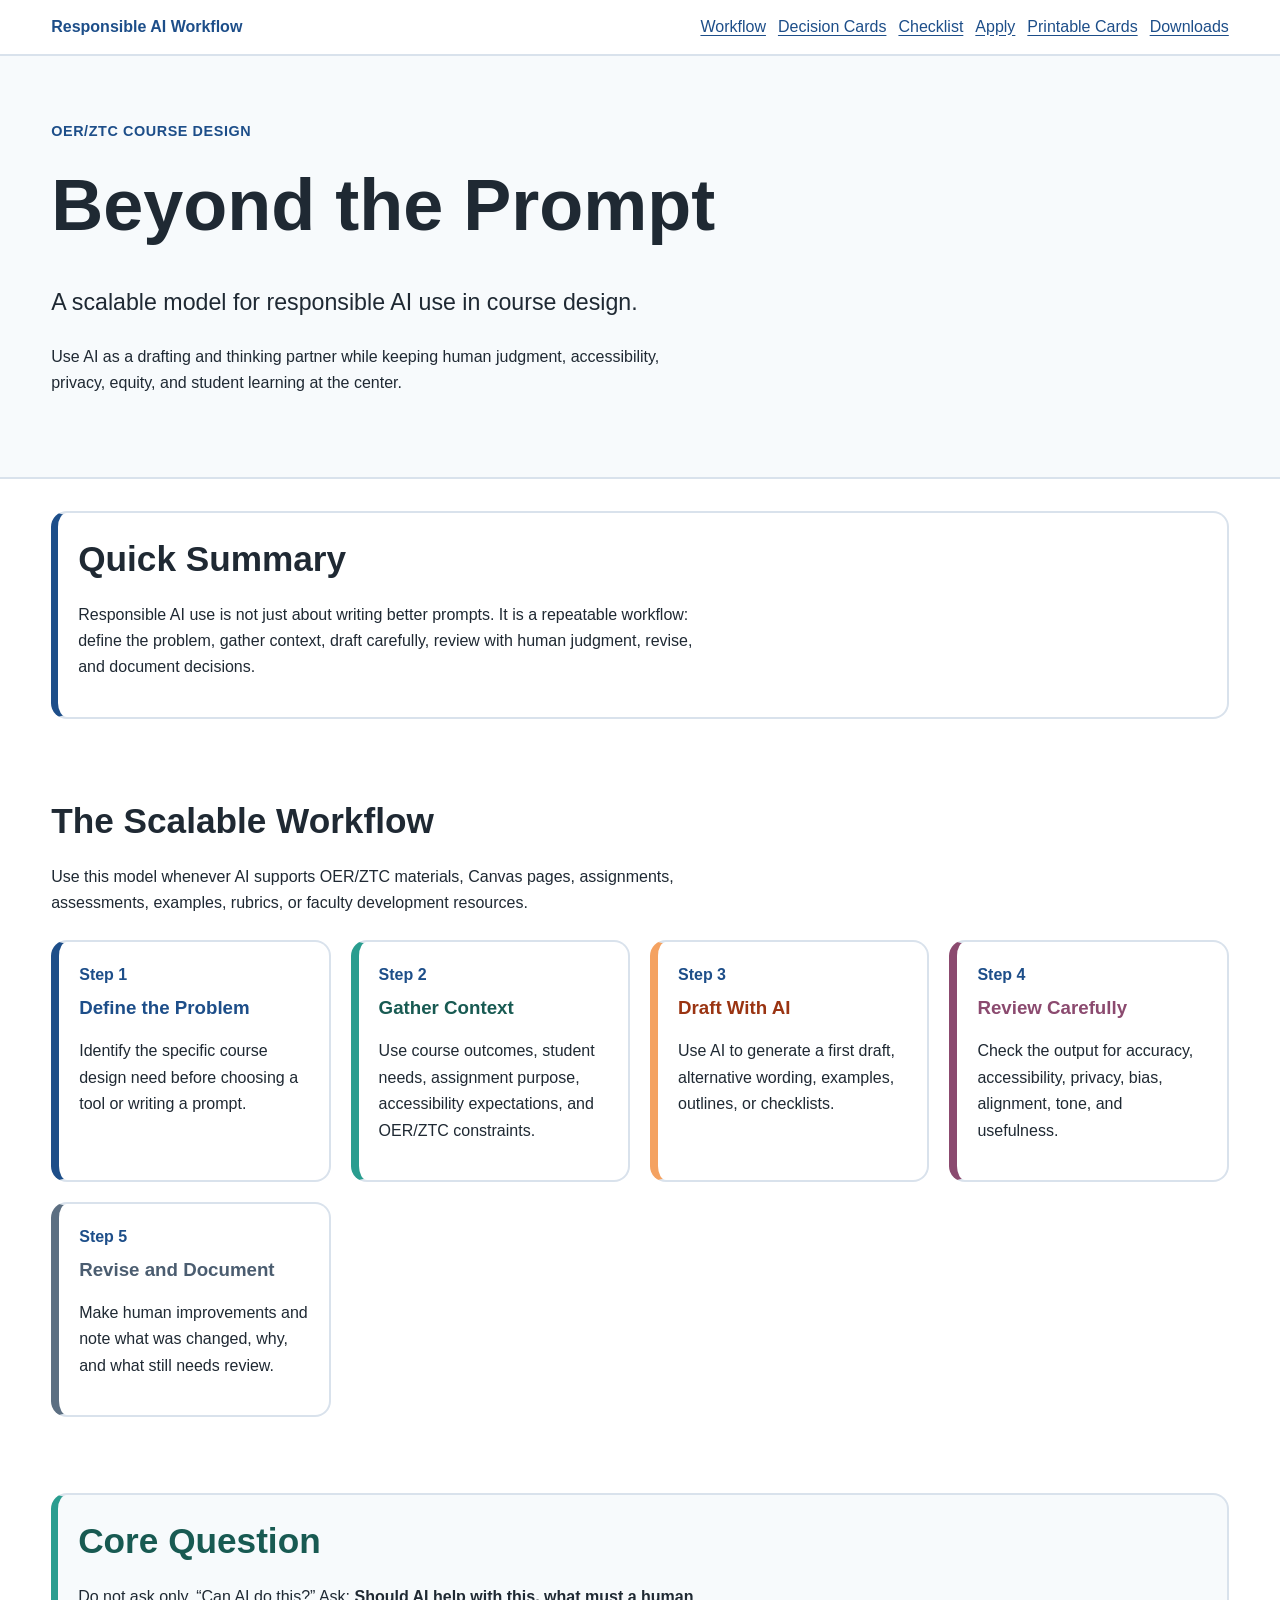
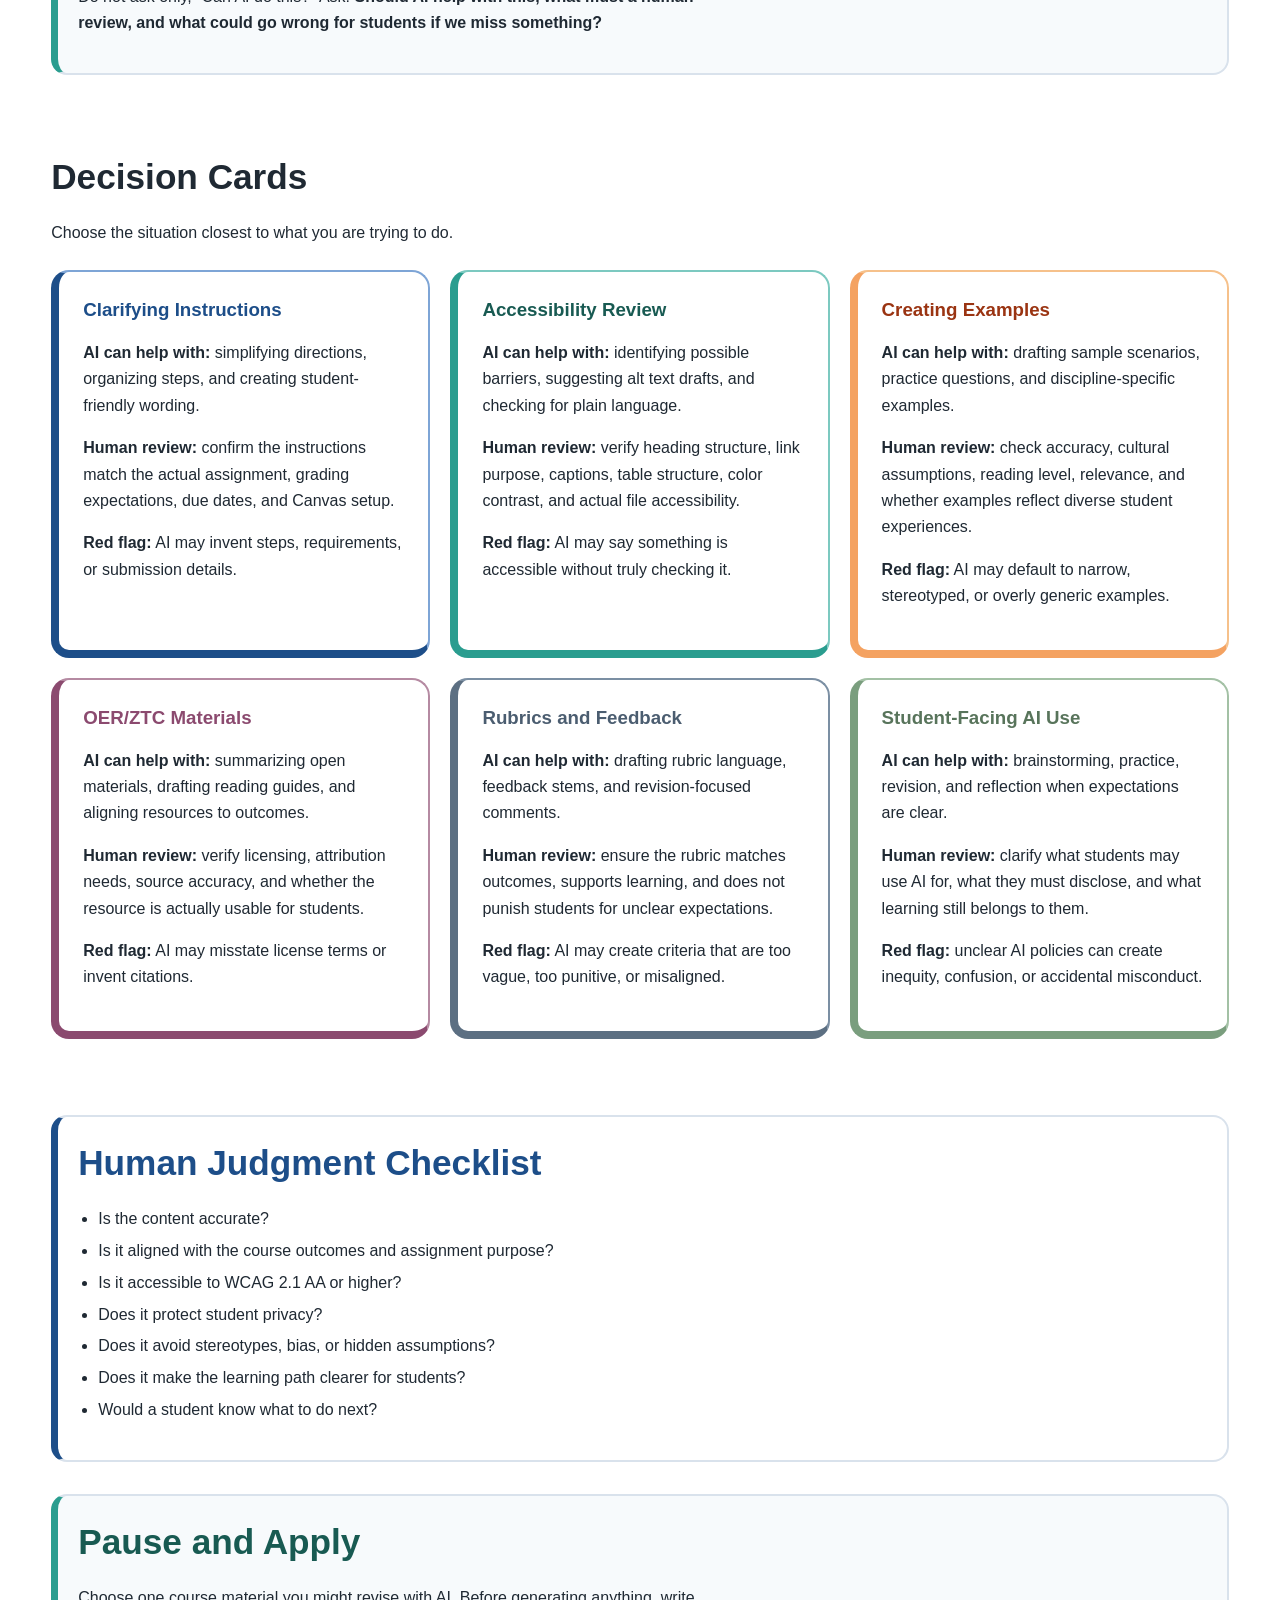
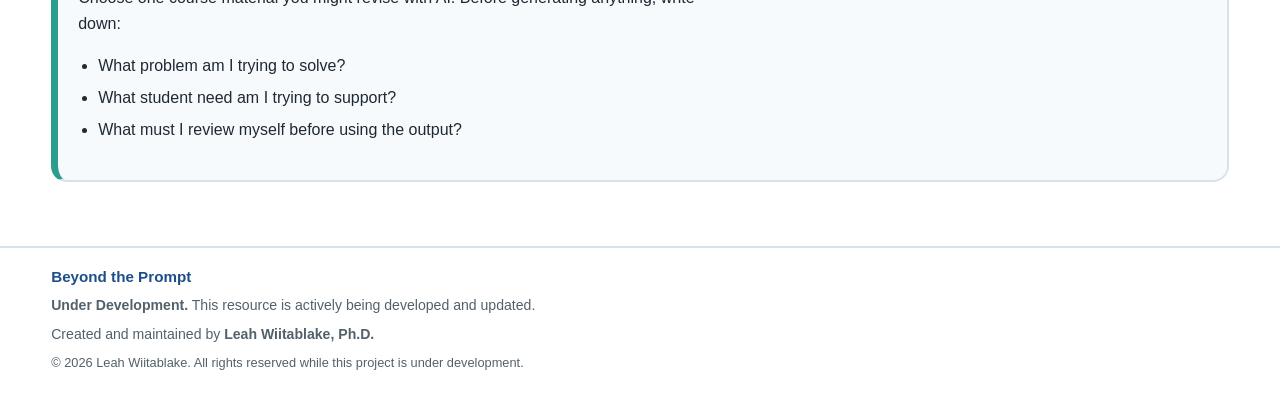
<file: index.html>
<!DOCTYPE html>
<html lang="en">
<head>
  <meta charset="UTF-8" />
  <meta name="viewport" content="width=device-width, initial-scale=1.0" />

  <title>Beyond the Prompt</title>

  <link rel="stylesheet" href="styles.css" />
</head>

<body>
  <a class="skip-link" href="#main-content">Skip to main content</a>

  <!-- Site note: This page is intentionally lightweight for GitHub Pages and low-bandwidth access. -->
  <header class="site-header">
    <div class="site-header-inner">
      <p class="site-name">Responsible AI Workflow</p>

      <nav aria-label="Main navigation">
        <a href="#workflow">Workflow</a>
        <a href="#cards">Decision Cards</a>
        <a href="#checklist">Checklist</a>
        <a href="#apply">Apply</a>
        <a href="print-cards.html">Printable Cards</a>
        <a href="downloads.html">Downloads</a>
      </nav>
    </div>
  </header>

  <main id="main-content">

    <section class="hero">
      <div class="hero-inner">
        <p class="eyebrow">OER/ZTC COURSE DESIGN</p>
        <h1>Beyond the Prompt</h1>
        <p class="hero-text">
          A scalable model for responsible AI use in course design.
        </p>
        <p>
          Use AI as a drafting and thinking partner while keeping human judgment, accessibility, privacy, equity, and student learning at the center.
        </p>
      </div>
    </section>

    <section class="page-section info-card summary-card">
      <h2>Quick Summary</h2>
      <p>
        Responsible AI use is not just about writing better prompts. It is a repeatable workflow: define the problem, gather context, draft carefully, review with human judgment, revise, and document decisions.
      </p>
    </section>

    <section id="workflow" class="page-section">
      <h2>The Scalable Workflow</h2>
      <p>
        Use this model whenever AI supports OER/ZTC materials, Canvas pages, assignments, assessments, examples, rubrics, or faculty development resources.
      </p>

      <div class="workflow-grid">
        <article class="workflow-card primary">
          <p class="step-label">Step 1</p>
          <h3>Define the Problem</h3>
          <p>Identify the specific course design need before choosing a tool or writing a prompt.</p>
        </article>

        <article class="workflow-card support">
          <p class="step-label">Step 2</p>
          <h3>Gather Context</h3>
          <p>Use course outcomes, student needs, assignment purpose, accessibility expectations, and OER/ZTC constraints.</p>
        </article>

        <article class="workflow-card warning">
          <p class="step-label">Step 3</p>
          <h3>Draft With AI</h3>
          <p>Use AI to generate a first draft, alternative wording, examples, outlines, or checklists.</p>
        </article>

        <article class="workflow-card secondary">
          <p class="step-label">Step 4</p>
          <h3>Review Carefully</h3>
          <p>Check the output for accuracy, accessibility, privacy, bias, alignment, tone, and usefulness.</p>
        </article>

        <article class="workflow-card technical">
          <p class="step-label">Step 5</p>
          <h3>Revise and Document</h3>
          <p>Make human improvements and note what was changed, why, and what still needs review.</p>
        </article>
      </div>
    </section>

    <section class="page-section info-card callout support-callout">
      <h2>Core Question</h2>
      <p>
        Do not ask only, “Can AI do this?” Ask: <strong>Should AI help with this, what must a human review, and what could go wrong for students if we miss something?</strong>
      </p>
    </section>

    <section id="cards" class="page-section">
      <h2>Decision Cards</h2>
      <p>
        Choose the situation closest to what you are trying to do.
      </p>

      <!-- Decision cards are styled differently from workflow cards because they function as reusable tools. -->
      <div class="card-grid">

        <article class="decision-card primary">
          <h3>Clarifying Instructions</h3>
          <p><strong>AI can help with:</strong> simplifying directions, organizing steps, and creating student-friendly wording.</p>
          <p><strong>Human review:</strong> confirm the instructions match the actual assignment, grading expectations, due dates, and Canvas setup.</p>
          <p><strong>Red flag:</strong> AI may invent steps, requirements, or submission details.</p>
        </article>

        <article class="decision-card support">
          <h3>Accessibility Review</h3>
          <p><strong>AI can help with:</strong> identifying possible barriers, suggesting alt text drafts, and checking for plain language.</p>
          <p><strong>Human review:</strong> verify heading structure, link purpose, captions, table structure, color contrast, and actual file accessibility.</p>
          <p><strong>Red flag:</strong> AI may say something is accessible without truly checking it.</p>
        </article>

        <article class="decision-card warning">
          <h3>Creating Examples</h3>
          <p><strong>AI can help with:</strong> drafting sample scenarios, practice questions, and discipline-specific examples.</p>
          <p><strong>Human review:</strong> check accuracy, cultural assumptions, reading level, relevance, and whether examples reflect diverse student experiences.</p>
          <p><strong>Red flag:</strong> AI may default to narrow, stereotyped, or overly generic examples.</p>
        </article>

        <article class="decision-card secondary">
          <h3>OER/ZTC Materials</h3>
          <p><strong>AI can help with:</strong> summarizing open materials, drafting reading guides, and aligning resources to outcomes.</p>
          <p><strong>Human review:</strong> verify licensing, attribution needs, source accuracy, and whether the resource is actually usable for students.</p>
          <p><strong>Red flag:</strong> AI may misstate license terms or invent citations.</p>
        </article>

        <article class="decision-card technical">
          <h3>Rubrics and Feedback</h3>
          <p><strong>AI can help with:</strong> drafting rubric language, feedback stems, and revision-focused comments.</p>
          <p><strong>Human review:</strong> ensure the rubric matches outcomes, supports learning, and does not punish students for unclear expectations.</p>
          <p><strong>Red flag:</strong> AI may create criteria that are too vague, too punitive, or misaligned.</p>
        </article>

        <article class="decision-card practice">
          <h3>Student-Facing AI Use</h3>
          <p><strong>AI can help with:</strong> brainstorming, practice, revision, and reflection when expectations are clear.</p>
          <p><strong>Human review:</strong> clarify what students may use AI for, what they must disclose, and what learning still belongs to them.</p>
          <p><strong>Red flag:</strong> unclear AI policies can create inequity, confusion, or accidental misconduct.</p>
        </article>

      </div>
    </section>

    <section id="checklist" class="page-section info-card callout primary-callout">
      <h2>Human Judgment Checklist</h2>
      <ul>
        <li>Is the content accurate?</li>
        <li>Is it aligned with the course outcomes and assignment purpose?</li>
        <li>Is it accessible to WCAG 2.1 AA or higher?</li>
        <li>Does it protect student privacy?</li>
        <li>Does it avoid stereotypes, bias, or hidden assumptions?</li>
        <li>Does it make the learning path clearer for students?</li>
        <li>Would a student know what to do next?</li>
      </ul>
    </section>

    <section id="apply" class="page-section info-card reflection">
      <h2>Pause and Apply</h2>
      <p>
        Choose one course material you might revise with AI. Before generating anything, write down:
      </p>
      <ul>
        <li>What problem am I trying to solve?</li>
        <li>What student need am I trying to support?</li>
        <li>What must I review myself before using the output?</li>
      </ul>
    </section>

  </main>

  <footer class="site-footer">

    <div class="footer-divider"></div>

    <div class="footer-inner">

        <p class="footer-title">Beyond the Prompt</p>

        <p>
            <strong>Under Development.</strong> This resource is actively being developed and updated.
        </p>

        <p>
            Created and maintained by <strong>Leah Wiitablake, Ph.D.</strong>
        </p>

        <p class="footer-small">
            © 2026 Leah Wiitablake. All rights reserved while this project is under development.
        </p>

    </div>

</footer>
</body>
</html>
</file>
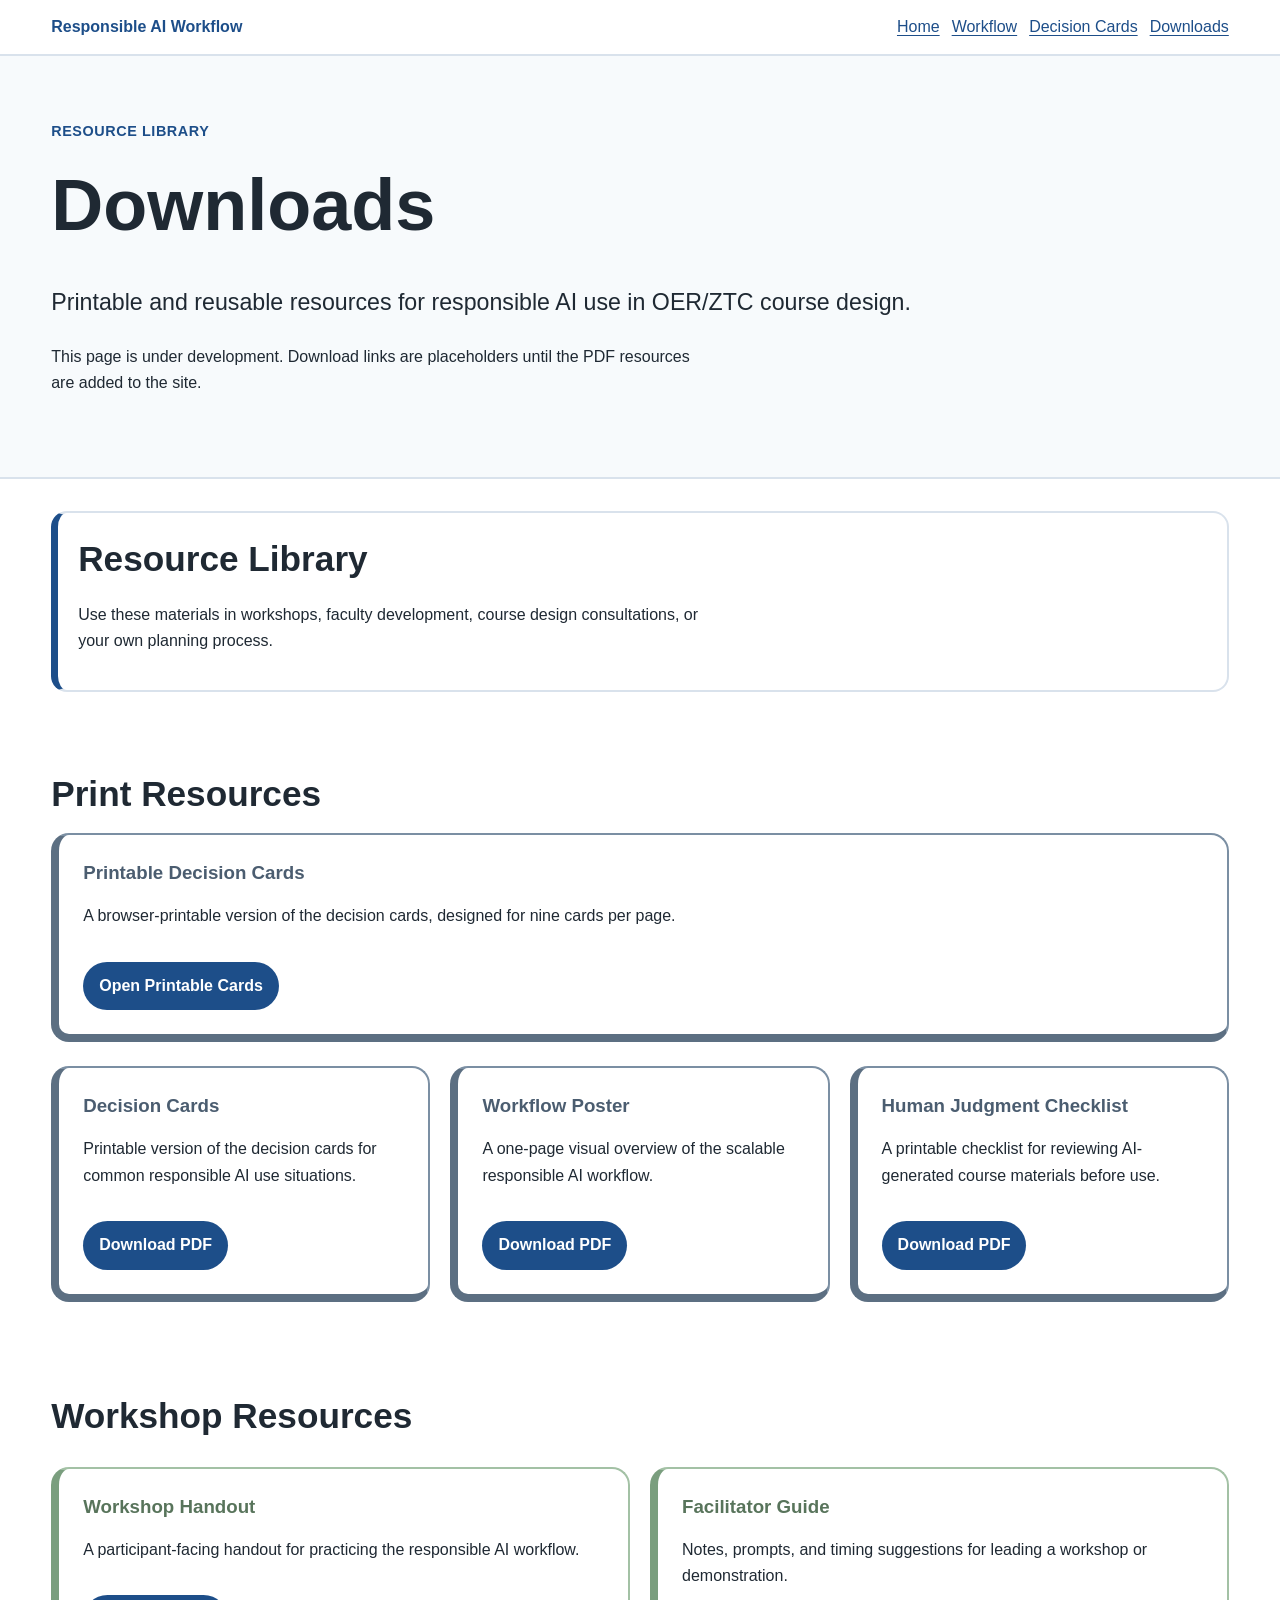
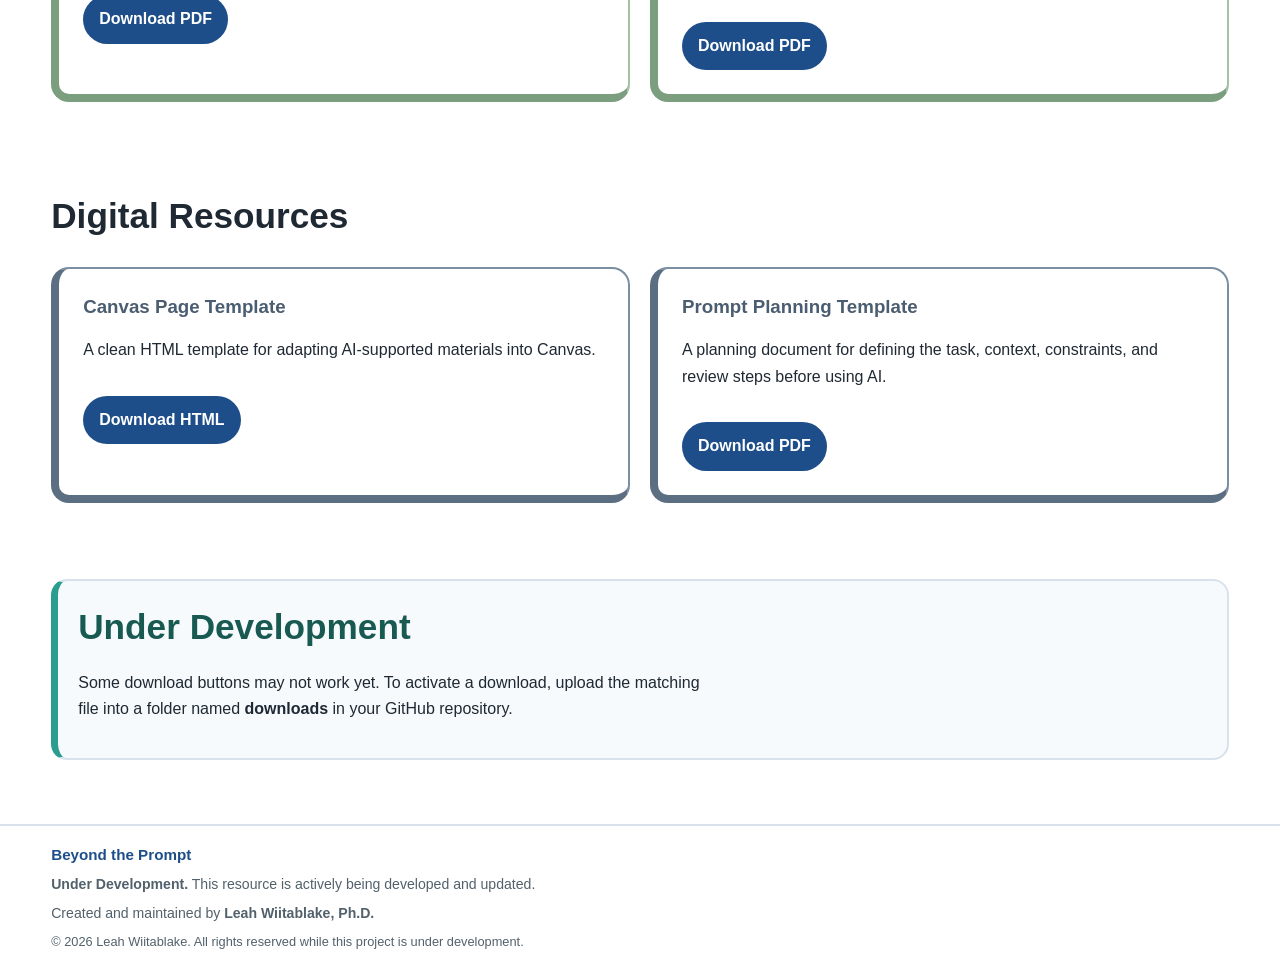
<file: downloads.html>
<!DOCTYPE html>
<html lang="en">
<head>
  <meta charset="UTF-8" />
  <meta name="viewport" content="width=device-width, initial-scale=1.0" />

  <title>Downloads | Beyond the Prompt</title>

  <link rel="stylesheet" href="styles.css" />
</head>

<body>
  <a class="skip-link" href="#main-content">Skip to main content</a>

  <header class="site-header">
    <div class="site-header-inner">
      <p class="site-name">Responsible AI Workflow</p>

      <nav aria-label="Main navigation">
        <a href="index.html">Home</a>
        <a href="index.html#workflow">Workflow</a>
        <a href="index.html#cards">Decision Cards</a>
        <a href="downloads.html">Downloads</a>
      </nav>
    </div>
  </header>

  <main id="main-content">

    <section class="hero">
      <div class="hero-inner">
        <p class="eyebrow">RESOURCE LIBRARY</p>
        <h1>Downloads</h1>
        <p class="hero-text">
          Printable and reusable resources for responsible AI use in OER/ZTC course design.
        </p>
        <p>
          This page is under development. Download links are placeholders until the PDF resources are added to the site.
        </p>
      </div>
    </section>

    <section class="page-section info-card">
      <h2>Resource Library</h2>
      <p>
        Use these materials in workshops, faculty development, course design consultations, or your own planning process.
      </p>
    </section>

    <section class="page-section">
      <h2>Print Resources</h2>

      <article class="download-card">
  <h3>Printable Decision Cards</h3>
  <p>
    A browser-printable version of the decision cards, designed for nine cards per page.
  </p>
  <a class="download-button" href="print-cards.html">
    Open Printable Cards
  </a>
</article>
      
      <div class="download-grid">

        <article class="download-card">
          <h3>Decision Cards</h3>
          <p>
            Printable version of the decision cards for common responsible AI use situations.
          </p>
          <a class="download-button" href="downloads/decision-cards.pdf" download>
            Download PDF
          </a>
        </article>

        <article class="download-card">
          <h3>Workflow Poster</h3>
          <p>
            A one-page visual overview of the scalable responsible AI workflow.
          </p>
          <a class="download-button" href="downloads/workflow-poster.pdf" download>
            Download PDF
          </a>
        </article>

        <article class="download-card">
          <h3>Human Judgment Checklist</h3>
          <p>
            A printable checklist for reviewing AI-generated course materials before use.
          </p>
          <a class="download-button" href="downloads/human-judgment-checklist.pdf" download>
            Download PDF
          </a>
        </article>

      </div>
    </section>

    <section class="page-section">
      <h2>Workshop Resources</h2>

      <div class="download-grid">

        <article class="download-card practice">
          <h3>Workshop Handout</h3>
          <p>
            A participant-facing handout for practicing the responsible AI workflow.
          </p>
          <a class="download-button" href="downloads/workshop-handout.pdf" download>
            Download PDF
          </a>
        </article>

        <article class="download-card practice">
          <h3>Facilitator Guide</h3>
          <p>
            Notes, prompts, and timing suggestions for leading a workshop or demonstration.
          </p>
          <a class="download-button" href="downloads/facilitator-guide.pdf" download>
            Download PDF
          </a>
        </article>

      </div>
    </section>

    <section class="page-section">
      <h2>Digital Resources</h2>

      <div class="download-grid">

        <article class="download-card technical">
          <h3>Canvas Page Template</h3>
          <p>
            A clean HTML template for adapting AI-supported materials into Canvas.
          </p>
          <a class="download-button" href="downloads/canvas-page-template.html" download>
            Download HTML
          </a>
        </article>

        <article class="download-card technical">
          <h3>Prompt Planning Template</h3>
          <p>
            A planning document for defining the task, context, constraints, and review steps before using AI.
          </p>
          <a class="download-button" href="downloads/prompt-planning-template.pdf" download>
            Download PDF
          </a>
        </article>

      </div>
    </section>

    <section class="page-section info-card reflection">
      <h2>Under Development</h2>
      <p>
        Some download buttons may not work yet. To activate a download, upload the matching file into a folder named <strong>downloads</strong> in your GitHub repository.
      </p>
    </section>

  </main>

  <footer class="site-footer">
    <div class="footer-divider"></div>

    <div class="footer-inner">
      <p class="footer-title">Beyond the Prompt</p>

      <p>
        <strong>Under Development.</strong> This resource is actively being developed and updated.
      </p>

      <p>
        Created and maintained by <strong>Leah Wiitablake, Ph.D.</strong>
      </p>

      <p class="footer-small">
        © 2026 Leah Wiitablake. All rights reserved while this project is under development.
      </p>
    </div>
  </footer>
</body>
</html>
</file>
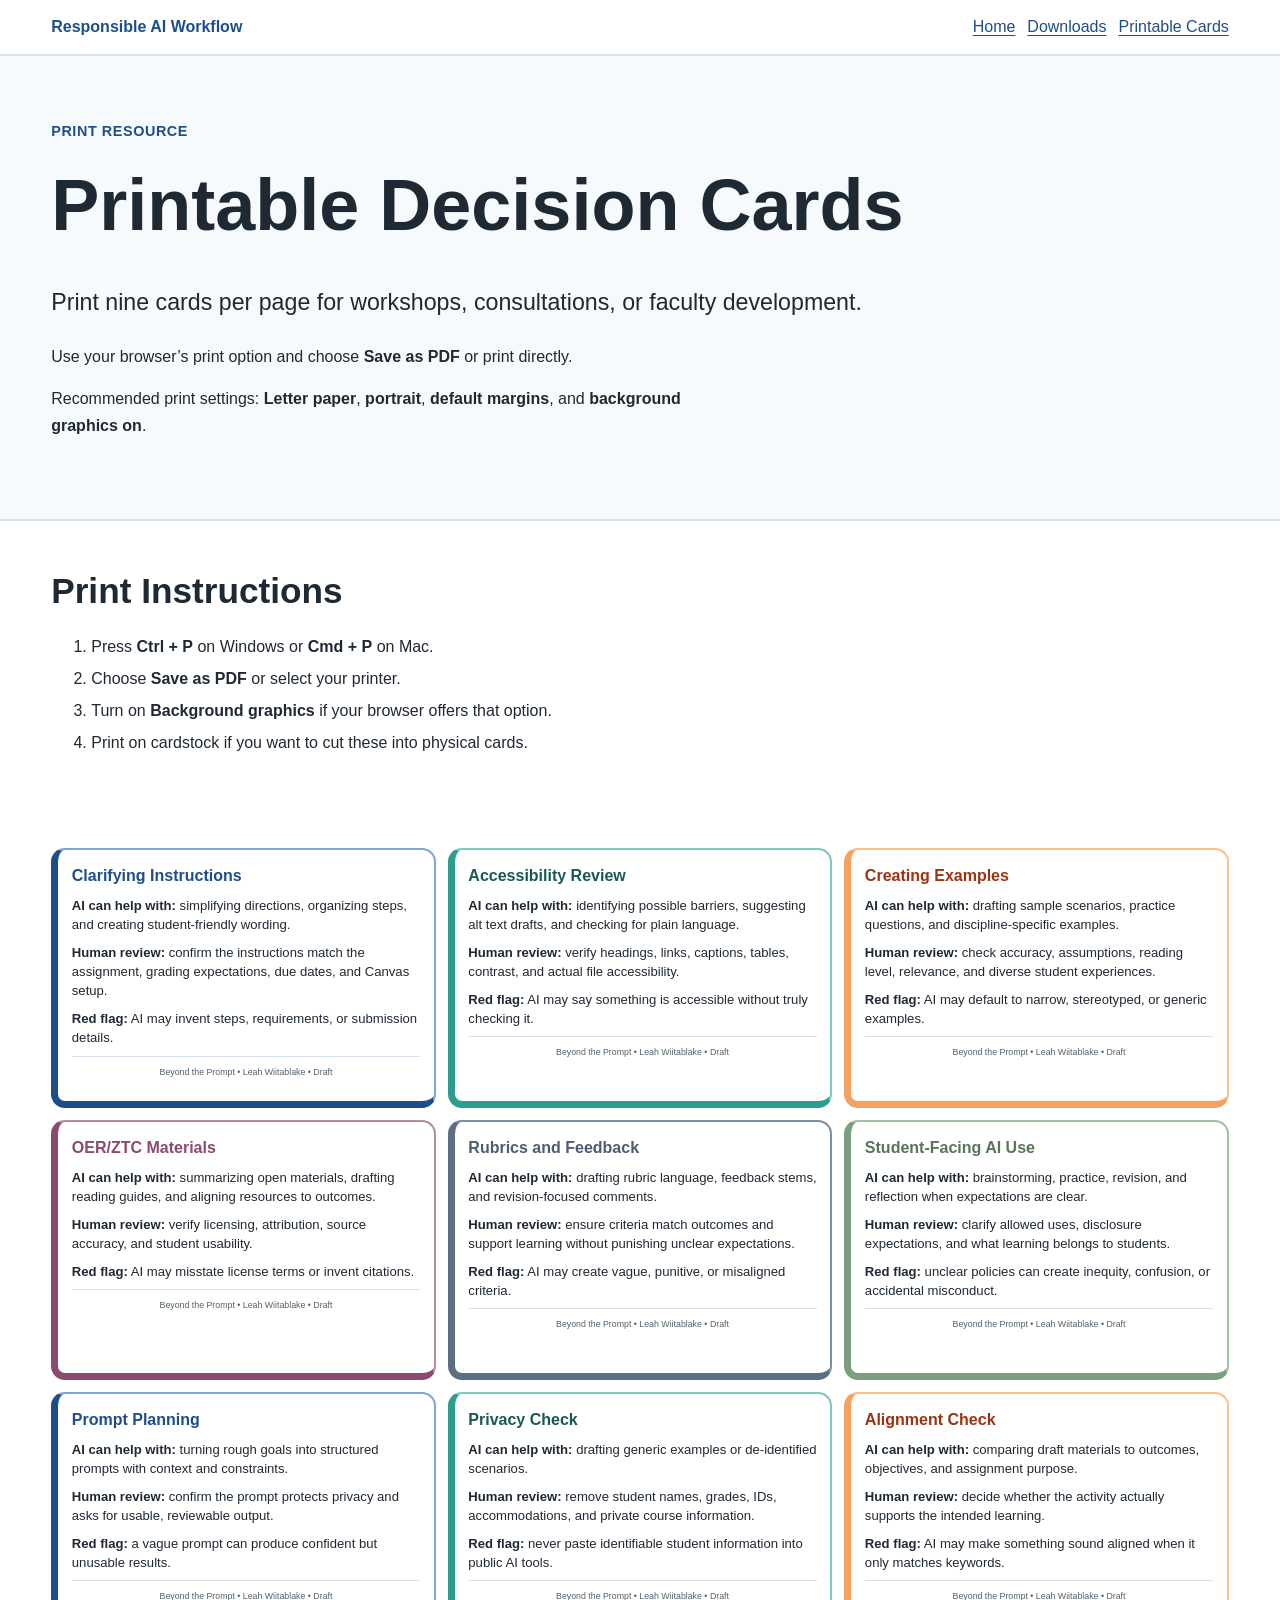
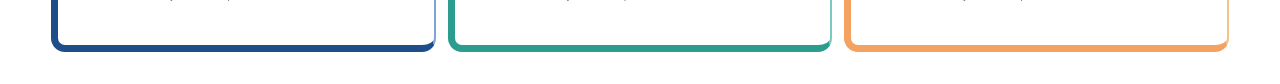
<file: print-cards.html>
<!DOCTYPE html>
<html lang="en">
<head>
  <meta charset="UTF-8" />
  <meta name="viewport" content="width=device-width, initial-scale=1.0" />

  <title>Printable Decision Cards | Beyond the Prompt</title>

  <link rel="stylesheet" href="styles.css" />
</head>

<body class="print-card-page">
  <a class="skip-link" href="#main-content">Skip to main content</a>

  <header class="site-header no-print">
    <div class="site-header-inner">
      <p class="site-name">Responsible AI Workflow</p>

      <nav aria-label="Main navigation">
        <a href="index.html">Home</a>
        <a href="downloads.html">Downloads</a>
        <a href="print-cards.html">Printable Cards</a>
      </nav>
    </div>
  </header>

  <main id="main-content">

    <section class="hero no-print">
      <div class="hero-inner">
        <p class="eyebrow">PRINT RESOURCE</p>
        <h1>Printable Decision Cards</h1>
        <p class="hero-text">
          Print nine cards per page for workshops, consultations, or faculty development.
        </p>
        <p>
          Use your browser’s print option and choose <strong>Save as PDF</strong> or print directly.
        </p>
        <p>
          Recommended print settings: <strong>Letter paper</strong>, <strong>portrait</strong>, <strong>default margins</strong>, and <strong>background graphics on</strong>.
        </p>
      </div>
    </section>

    <section class="page-section no-print">
      <h2>Print Instructions</h2>
      <ol>
        <li>Press <strong>Ctrl + P</strong> on Windows or <strong>Cmd + P</strong> on Mac.</li>
        <li>Choose <strong>Save as PDF</strong> or select your printer.</li>
        <li>Turn on <strong>Background graphics</strong> if your browser offers that option.</li>
        <li>Print on cardstock if you want to cut these into physical cards.</li>
      </ol>
    </section>

    <section class="print-sheet" aria-label="Printable decision cards">

      <article class="print-card primary">
        <h2>Clarifying Instructions</h2>
        <p><strong>AI can help with:</strong> simplifying directions, organizing steps, and creating student-friendly wording.</p>
        <p><strong>Human review:</strong> confirm the instructions match the assignment, grading expectations, due dates, and Canvas setup.</p>
        <p><strong>Red flag:</strong> AI may invent steps, requirements, or submission details.</p>
        <div class="card-footer">
  Beyond the Prompt • Leah Wiitablake • Draft
</div>
      </article>

      <article class="print-card support">
        <h2>Accessibility Review</h2>
        <p><strong>AI can help with:</strong> identifying possible barriers, suggesting alt text drafts, and checking for plain language.</p>
        <p><strong>Human review:</strong> verify headings, links, captions, tables, contrast, and actual file accessibility.</p>
        <p><strong>Red flag:</strong> AI may say something is accessible without truly checking it.</p>
        <div class="card-footer">
  Beyond the Prompt • Leah Wiitablake • Draft
</div>
      </article>

      <article class="print-card warning">
        <h2>Creating Examples</h2>
        <p><strong>AI can help with:</strong> drafting sample scenarios, practice questions, and discipline-specific examples.</p>
        <p><strong>Human review:</strong> check accuracy, assumptions, reading level, relevance, and diverse student experiences.</p>
        <p><strong>Red flag:</strong> AI may default to narrow, stereotyped, or generic examples.</p>
        <div class="card-footer">
  Beyond the Prompt • Leah Wiitablake • Draft
</div>
      </article>

      <article class="print-card secondary">
        <h2>OER/ZTC Materials</h2>
        <p><strong>AI can help with:</strong> summarizing open materials, drafting reading guides, and aligning resources to outcomes.</p>
        <p><strong>Human review:</strong> verify licensing, attribution, source accuracy, and student usability.</p>
        <p><strong>Red flag:</strong> AI may misstate license terms or invent citations.</p>
        <div class="card-footer">
  Beyond the Prompt • Leah Wiitablake • Draft
</div>
      </article>

      <article class="print-card technical">
        <h2>Rubrics and Feedback</h2>
        <p><strong>AI can help with:</strong> drafting rubric language, feedback stems, and revision-focused comments.</p>
        <p><strong>Human review:</strong> ensure criteria match outcomes and support learning without punishing unclear expectations.</p>
        <p><strong>Red flag:</strong> AI may create vague, punitive, or misaligned criteria.</p>
        <div class="card-footer">
  Beyond the Prompt • Leah Wiitablake • Draft
</div>
      </article>

      <article class="print-card practice">
        <h2>Student-Facing AI Use</h2>
        <p><strong>AI can help with:</strong> brainstorming, practice, revision, and reflection when expectations are clear.</p>
        <p><strong>Human review:</strong> clarify allowed uses, disclosure expectations, and what learning belongs to students.</p>
        <p><strong>Red flag:</strong> unclear policies can create inequity, confusion, or accidental misconduct.</p>
        <div class="card-footer">
  Beyond the Prompt • Leah Wiitablake • Draft
</div>
      </article>

      <article class="print-card primary">
        <h2>Prompt Planning</h2>
        <p><strong>AI can help with:</strong> turning rough goals into structured prompts with context and constraints.</p>
        <p><strong>Human review:</strong> confirm the prompt protects privacy and asks for usable, reviewable output.</p>
        <p><strong>Red flag:</strong> a vague prompt can produce confident but unusable results.</p>
        <div class="card-footer">
  Beyond the Prompt • Leah Wiitablake • Draft
</div>
      </article>

      <article class="print-card support">
        <h2>Privacy Check</h2>
        <p><strong>AI can help with:</strong> drafting generic examples or de-identified scenarios.</p>
        <p><strong>Human review:</strong> remove student names, grades, IDs, accommodations, and private course information.</p>
        <p><strong>Red flag:</strong> never paste identifiable student information into public AI tools.</p>
        <div class="card-footer">
  Beyond the Prompt • Leah Wiitablake • Draft
</div>
      </article>

      <article class="print-card warning">
        <h2>Alignment Check</h2>
        <p><strong>AI can help with:</strong> comparing draft materials to outcomes, objectives, and assignment purpose.</p>
        <p><strong>Human review:</strong> decide whether the activity actually supports the intended learning.</p>
        <p><strong>Red flag:</strong> AI may make something sound aligned when it only matches keywords.</p>
        <div class="card-footer">
  Beyond the Prompt • Leah Wiitablake • Draft
</div>
      </article>

    </section>

  </main>
</body>
</html>
</file>
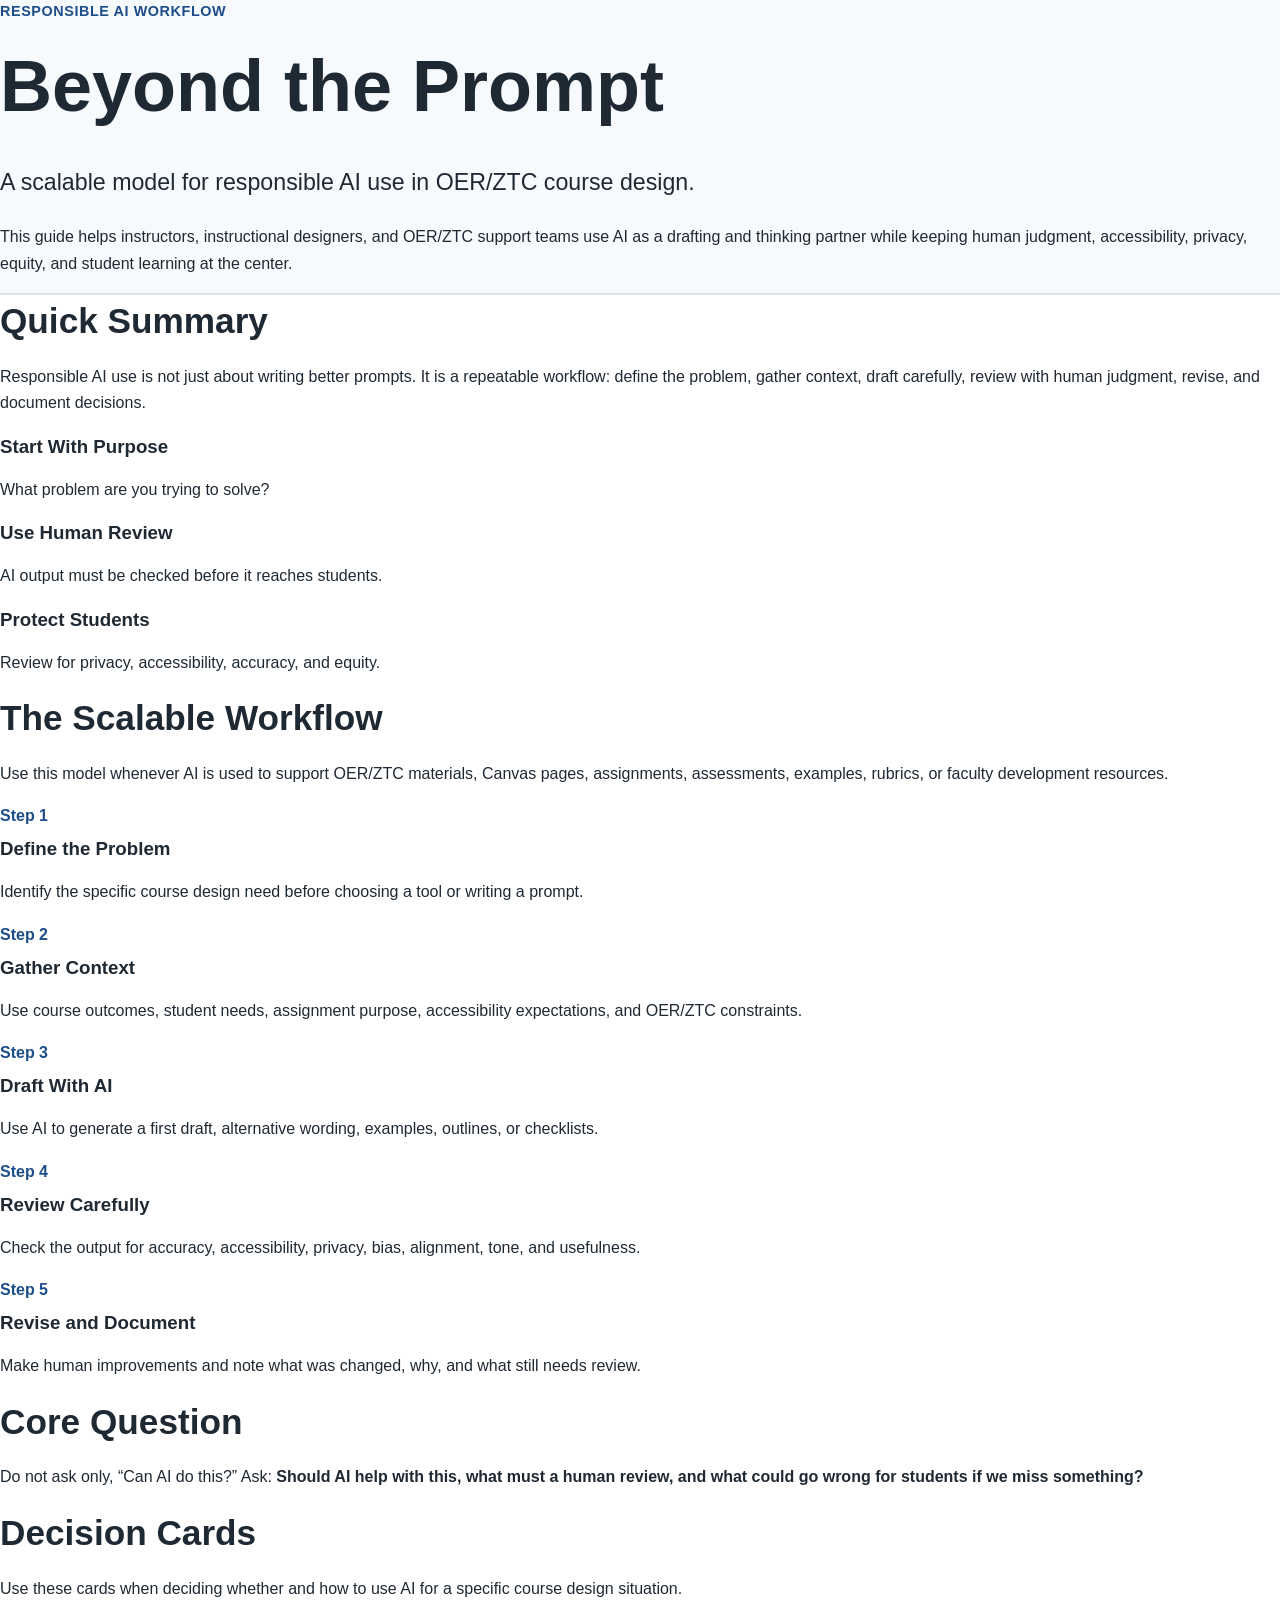
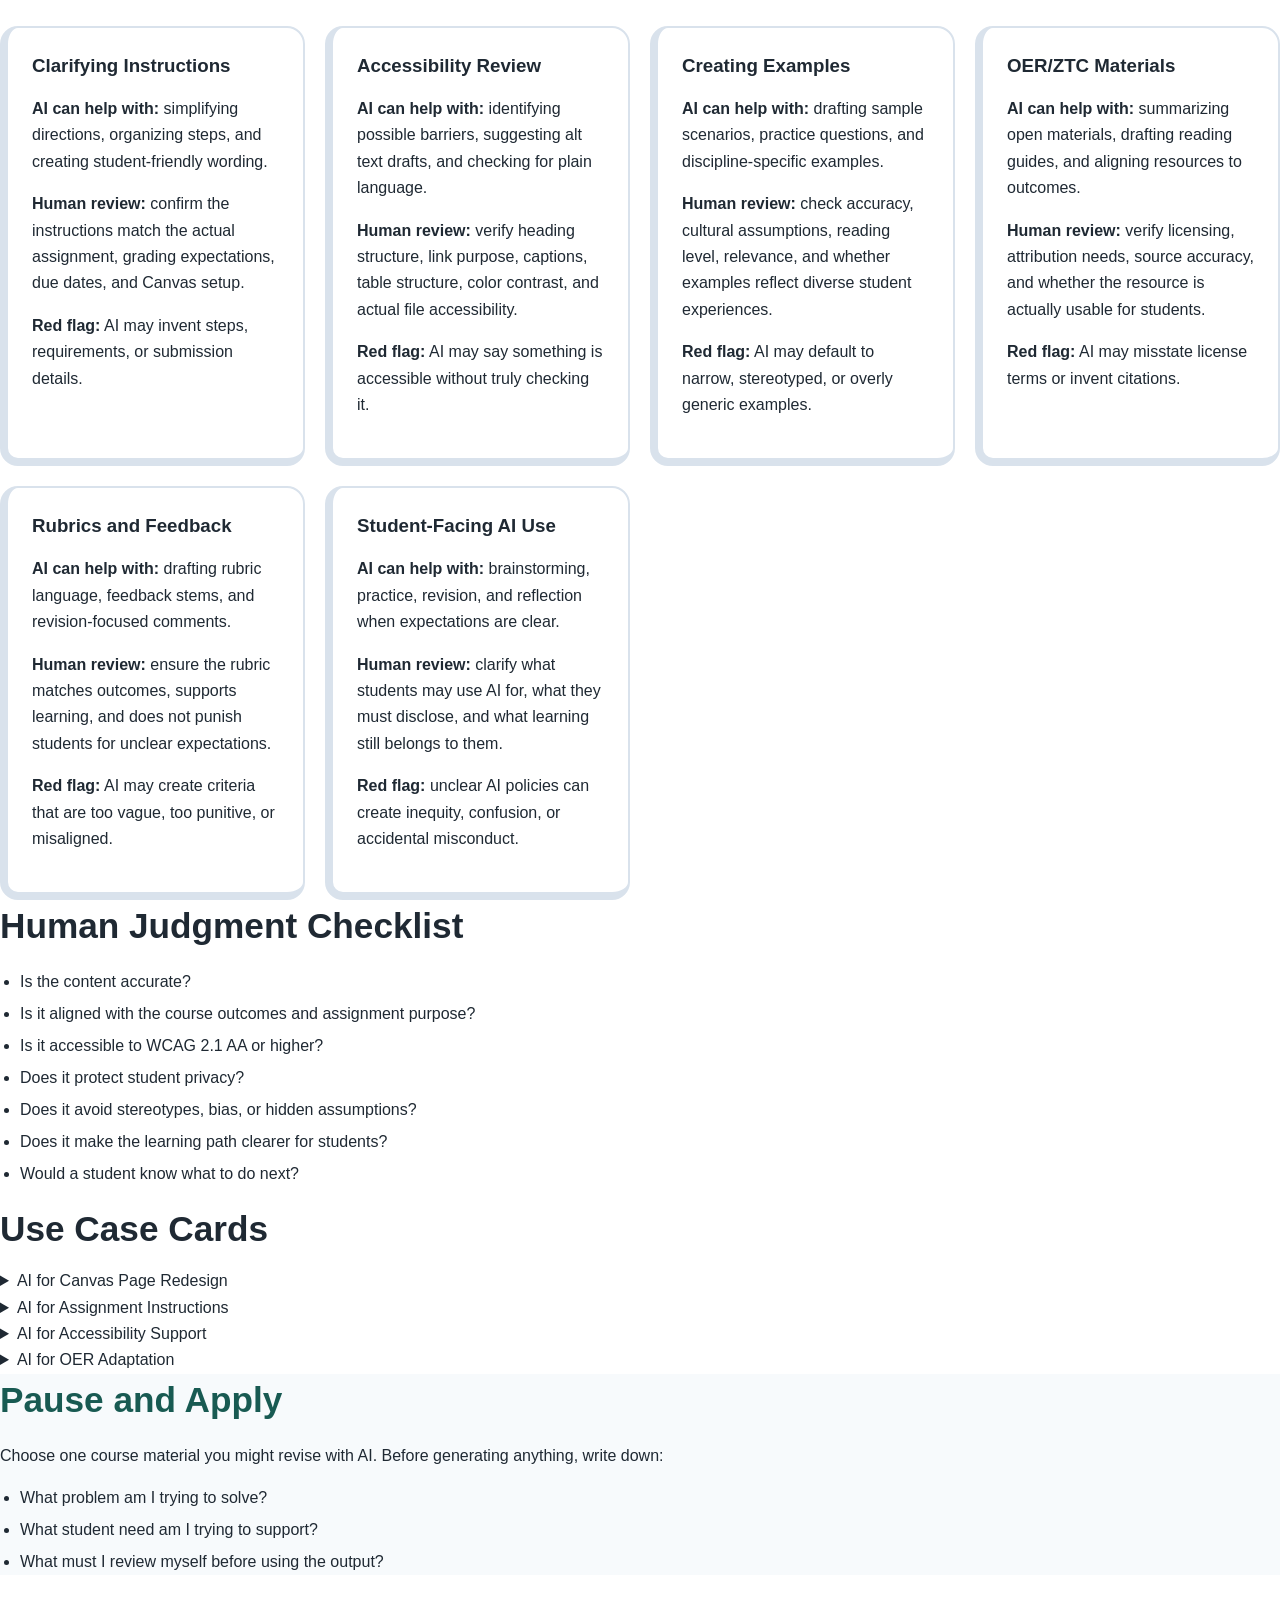
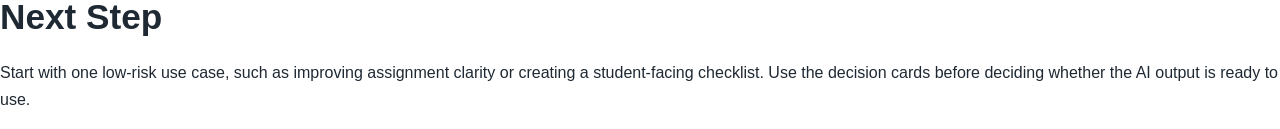
<file: VERSION_ONE_index.html>
<!DOCTYPE html>
<html lang="en">
<head>
  <meta charset="UTF-8" />
  <meta name="viewport" content="width=device-width, initial-scale=1.0" />
  <title>Responsible AI Use in OER/ZTC Course Design</title>
  <link rel="stylesheet" href="styles.css" />
</head>

<body>
  <a class="skip-link" href="#main-content">Skip to main content</a>

  <main id="main-content" class="page">

    <section class="hero">
      <p class="eyebrow">RESPONSIBLE AI WORKFLOW</p>
      <h1>Beyond the Prompt</h1>
      <p class="hero-text">
        A scalable model for responsible AI use in OER/ZTC course design.
      </p>
      <p>
        This guide helps instructors, instructional designers, and OER/ZTC support teams use AI as a drafting and thinking partner while keeping human judgment, accessibility, privacy, equity, and student learning at the center.
      </p>
    </section>

    <section class="summary-card">
      <h2>Quick Summary</h2>
      <p>
        Responsible AI use is not just about writing better prompts. It is a repeatable workflow: define the problem, gather context, draft carefully, review with human judgment, revise, and document decisions.
      </p>

      <div class="mini-grid">
        <div class="mini-card blue">
          <h3>Start With Purpose</h3>
          <p>What problem are you trying to solve?</p>
        </div>

        <div class="mini-card teal">
          <h3>Use Human Review</h3>
          <p>AI output must be checked before it reaches students.</p>
        </div>

        <div class="mini-card orange">
          <h3>Protect Students</h3>
          <p>Review for privacy, accessibility, accuracy, and equity.</p>
        </div>
      </div>
    </section>

    <section>
      <h2>The Scalable Workflow</h2>
      <p>
        Use this model whenever AI is used to support OER/ZTC materials, Canvas pages, assignments, assessments, examples, rubrics, or faculty development resources.
      </p>

      <div class="pathway">
        <article class="step-card">
          <p class="step-label">Step 1</p>
          <h3>Define the Problem</h3>
          <p>Identify the specific course design need before choosing a tool or writing a prompt.</p>
        </article>

        <article class="step-card">
          <p class="step-label">Step 2</p>
          <h3>Gather Context</h3>
          <p>Use course outcomes, student needs, assignment purpose, accessibility expectations, and OER/ZTC constraints.</p>
        </article>

        <article class="step-card">
          <p class="step-label">Step 3</p>
          <h3>Draft With AI</h3>
          <p>Use AI to generate a first draft, alternative wording, examples, outlines, or checklists.</p>
        </article>

        <article class="step-card">
          <p class="step-label">Step 4</p>
          <h3>Review Carefully</h3>
          <p>Check the output for accuracy, accessibility, privacy, bias, alignment, tone, and usefulness.</p>
        </article>

        <article class="step-card">
          <p class="step-label">Step 5</p>
          <h3>Revise and Document</h3>
          <p>Make human improvements and note what was changed, why, and what still needs review.</p>
        </article>
      </div>
    </section>

    <section class="callout teal-callout">
      <h2>Core Question</h2>
      <p>
        Do not ask only, “Can AI do this?” Ask: <strong>Should AI help with this, what must a human review, and what could go wrong for students if we miss something?</strong>
      </p>
    </section>

    <section>
      <h2>Decision Cards</h2>
      <p>
        Use these cards when deciding whether and how to use AI for a specific course design situation.
      </p>

      <div class="card-grid">

        <article class="decision-card blue">
          <h3>Clarifying Instructions</h3>
          <p><strong>AI can help with:</strong> simplifying directions, organizing steps, and creating student-friendly wording.</p>
          <p><strong>Human review:</strong> confirm the instructions match the actual assignment, grading expectations, due dates, and Canvas setup.</p>
          <p><strong>Red flag:</strong> AI may invent steps, requirements, or submission details.</p>
        </article>

        <article class="decision-card teal">
          <h3>Accessibility Review</h3>
          <p><strong>AI can help with:</strong> identifying possible barriers, suggesting alt text drafts, and checking for plain language.</p>
          <p><strong>Human review:</strong> verify heading structure, link purpose, captions, table structure, color contrast, and actual file accessibility.</p>
          <p><strong>Red flag:</strong> AI may say something is accessible without truly checking it.</p>
        </article>

        <article class="decision-card orange">
          <h3>Creating Examples</h3>
          <p><strong>AI can help with:</strong> drafting sample scenarios, practice questions, and discipline-specific examples.</p>
          <p><strong>Human review:</strong> check accuracy, cultural assumptions, reading level, relevance, and whether examples reflect diverse student experiences.</p>
          <p><strong>Red flag:</strong> AI may default to narrow, stereotyped, or overly generic examples.</p>
        </article>

        <article class="decision-card plum">
          <h3>OER/ZTC Materials</h3>
          <p><strong>AI can help with:</strong> summarizing open materials, drafting reading guides, and aligning resources to outcomes.</p>
          <p><strong>Human review:</strong> verify licensing, attribution needs, source accuracy, and whether the resource is actually usable for students.</p>
          <p><strong>Red flag:</strong> AI may misstate license terms or invent citations.</p>
        </article>

        <article class="decision-card blue">
          <h3>Rubrics and Feedback</h3>
          <p><strong>AI can help with:</strong> drafting rubric language, feedback stems, and revision-focused comments.</p>
          <p><strong>Human review:</strong> ensure the rubric matches outcomes, supports learning, and does not punish students for unclear expectations.</p>
          <p><strong>Red flag:</strong> AI may create criteria that are too vague, too punitive, or misaligned.</p>
        </article>

        <article class="decision-card teal">
          <h3>Student-Facing AI Use</h3>
          <p><strong>AI can help with:</strong> brainstorming, practice, revision, and reflection when expectations are clear.</p>
          <p><strong>Human review:</strong> clarify what students may use AI for, what they must disclose, and what learning still belongs to them.</p>
          <p><strong>Red flag:</strong> unclear AI policies can create inequity, confusion, or accidental misconduct.</p>
        </article>

      </div>
    </section>

    <section class="callout blue-callout">
      <h2>Human Judgment Checklist</h2>
      <ul>
        <li>Is the content accurate?</li>
        <li>Is it aligned with the course outcomes and assignment purpose?</li>
        <li>Is it accessible to WCAG 2.1 AA or higher?</li>
        <li>Does it protect student privacy?</li>
        <li>Does it avoid stereotypes, bias, or hidden assumptions?</li>
        <li>Does it make the learning path clearer for students?</li>
        <li>Would a student know what to do next?</li>
      </ul>
    </section>

    <section>
      <h2>Use Case Cards</h2>

      <details class="accordion">
        <summary>AI for Canvas Page Redesign</summary>
        <div>
          <p><strong>Good use:</strong> Ask AI to reorganize content into clear headings, short paragraphs, accessible lists, and student-centered language.</p>
          <p><strong>Human review:</strong> Check links, headings, reading order, alt text, and whether the page still reflects the instructor’s intent.</p>
        </div>
      </details>

      <details class="accordion">
        <summary>AI for Assignment Instructions</summary>
        <div>
          <p><strong>Good use:</strong> Ask AI to clarify directions, separate steps, create a checklist, or rewrite instructions in plain language.</p>
          <p><strong>Human review:</strong> Confirm grading criteria, submission format, due dates, academic integrity expectations, and student choice options.</p>
        </div>
      </details>

      <details class="accordion">
        <summary>AI for Accessibility Support</summary>
        <div>
          <p><strong>Good use:</strong> Ask AI to flag possible issues and suggest accessible alternatives.</p>
          <p><strong>Human review:</strong> Do not rely on AI as the final accessibility checker. Test the actual content, files, captions, links, images, and structure.</p>
        </div>
      </details>

      <details class="accordion">
        <summary>AI for OER Adaptation</summary>
        <div>
          <p><strong>Good use:</strong> Ask AI to draft summaries, reading guides, discussion prompts, or alignment maps.</p>
          <p><strong>Human review:</strong> Verify source accuracy, licensing, attribution, accessibility, and whether the adaptation supports the specific students in the course.</p>
        </div>
      </details>
    </section>

    <section class="reflection">
      <h2>Pause and Apply</h2>
      <p>
        Choose one course material you might revise with AI. Before generating anything, write down:
      </p>
      <ul>
        <li>What problem am I trying to solve?</li>
        <li>What student need am I trying to support?</li>
        <li>What must I review myself before using the output?</li>
      </ul>
    </section>

    <section class="next-step">
      <h2>Next Step</h2>
      <p>
        Start with one low-risk use case, such as improving assignment clarity or creating a student-facing checklist. Use the decision cards before deciding whether the AI output is ready to use.
      </p>
    </section>

  </main>
</body>
</html>
</file>
<file: styles.css>
/* ==========================================================
   Design Tokens
   These variables make the site easier to maintain.
   Semantic names are used so colors can change later without
   rewriting the whole stylesheet.
   ========================================================== */

:root {
  --text: #1f2933;
  --muted: #52616b;

  --primary: #1d4e89;
  --primary-soft: #7ea5d6;

  --support: #2a9d8f;
  --support-dark: #185a52;
  --support-soft: #7cc9c0;

  --warning: #f4a261;
  --warning-dark: #9a3412;
  --warning-soft: #f6c18b;

  --secondary: #8b4a6f;
  --secondary-soft: #b58aa2;

  --technical: #5c6f82;
  --technical-dark: #4b5d70;
  --technical-soft: #7b8fa3;

  --practice: #7a9e7e;
  --practice-dark: #58745b;
  --practice-soft: #a3c1a5;

  --background: #f7fafc;
  --border: #d9e2ec;
  --white: #ffffff;
}

/* ==========================================================
   Base Elements
   ========================================================== */

* {
  box-sizing: border-box;
}

html {
  scroll-behavior: smooth;
}

body {
  margin: 0;
  background: var(--white);
  color: var(--text);
  font-family: Arial, Helvetica, sans-serif;
  line-height: 1.65;
}

h1,
h2,
h3,
h4 {
  line-height: 1.5;
  color: var(--text);
}

h1 {
  margin: 0 0 .75rem 0;
  font-size: clamp(2.25rem, 6vw, 4.5rem);
}

h2 {
  margin: 0 0 .75rem 0;
  font-size: clamp(1.6rem, 3vw, 2.2rem);
}

h3 {
  margin: 0 0 .5rem 0;
}

p {
  max-width: none;
}

.hero-inner > p,
.page-section > p,
.footer-inner p {
  max-width: 72ch;
}

ul {
  padding-left: 1.25rem;
}

li {
  margin-bottom: .35rem;
}

a {
  color: var(--primary);
}

/* ==========================================================
   Accessibility
   ========================================================== */

.skip-link {
  position: absolute;
  left: -999px;
  top: 1rem;
  background: var(--primary);
  color: var(--white);
  padding: .75rem 1rem;
  border-radius: .5rem;
  z-index: 100;
}

.skip-link:focus {
  left: 1rem;
}

/* ==========================================================
   Navigation
   ========================================================== */

.site-header {
  background: var(--white);
  border-bottom: 2.5px solid var(--border);
  position: sticky;
  top: 0;
  z-index: 10;
}

.site-header-inner {
  width: min(92%, 1200px);
  margin: 0 auto;
  padding: .85rem 0;
  display: flex;
  gap: 1rem;
  justify-content: space-between;
  align-items: center;
}

.site-name {
  margin: 0;
  font-weight: 700;
  color: var(--primary);
}

nav {
  display: flex;
  flex-wrap: wrap;
  gap: .75rem;
}

nav a {
  color: var(--primary);
  text-decoration: underline;
  text-underline-offset: .2rem;
}

/* ==========================================================
   Layout
   ========================================================== */

.hero {
  background: var(--background);
  border-bottom: 2px solid var(--border);
}

.hero-inner {
  width: min(92%, 1200px);
  margin: 0 auto;
  padding: 4rem 0;
}

.page-section {
  width: min(92%, 1200px);
  margin: 0 auto;
  padding: 2.75rem 0;
}

.eyebrow {
  margin: 0 0 .5rem 0;
  font-size: .9rem;
  font-weight: 700;
  color: var(--primary);
  letter-spacing: .04em;
}

.hero-text {
  font-size: clamp(1.2rem, 2vw, 1.45rem);
  max-width: 850px;
}

/* ==========================================================
   Information Cards
   ========================================================== */

.info-card {
  background: var(--white);
  border: 2px solid var(--border);
  border-left: 7px solid var(--primary);
  border-radius: 16px;
  padding: 1.25rem;
  margin-top: 2rem;
  margin-bottom: 2rem;
}

.support-callout,
.reflection {
  background: var(--background);
  border-left-color: var(--support);
}

.primary-callout {
  border-left-color: var(--primary);
}

.support-callout h2,
.reflection h2 {
  color: var(--support-dark);
}

.primary-callout h2 {
  color: var(--primary);
}

/* ==========================================================
   Workflow Cards
   ========================================================== */

.workflow-grid {
  display: grid;
  grid-template-columns: repeat(auto-fit, minmax(260px, 1fr));
  gap: 1.25rem;
  margin-top: 1.5rem;
}

.workflow-card {
  background: var(--white);
  border: 2px solid var(--border);
  border-left-width: 8px;
  border-radius: 16px;
  padding: 1.25rem;
}

.workflow-card.primary {
  border-left-color: var(--primary);
}

.workflow-card.support {
  border-left-color: var(--support);
}

.workflow-card.warning {
  border-left-color: var(--warning);
}

.workflow-card.secondary {
  border-left-color: var(--secondary);
}

.workflow-card.technical {
  border-left-color: var(--technical);
}

.workflow-card.practice {
  border-left-color: var(--practice);
}

.workflow-card.primary h3 {
  color: var(--primary);
}

.workflow-card.support h3 {
  color: var(--support-dark);
}

.workflow-card.warning h3 {
  color: var(--warning-dark);
}

.workflow-card.secondary h3 {
  color: var(--secondary);
}

.workflow-card.technical h3 {
  color: var(--technical-dark);
}

.workflow-card.practice h3 {
  color: var(--practice-dark);
}

.step-label {
  margin: 0 0 .35rem 0;
  color: var(--primary);
  font-weight: 700;
}

/* ==========================================================
   Decision Cards
   ========================================================== */

.card-grid {
  display: grid;
  grid-template-columns: repeat(auto-fit, minmax(280px, 1fr));
  gap: 1.25rem;
  margin-top: 1.5rem;
}

.decision-card {
  background: var(--white);
  border: 2px solid var(--border);
  border-left-width: 8px;
  border-bottom-width: 8px;
  border-radius: 18px;
  padding: 1.5rem;
  transition: .18s ease;
}

.decision-card:hover {
  transform: translateY(-2px);
  box-shadow: 0 8px 18px rgba(31, 41, 51, .06);
}

.decision-card.primary {
  border-color: var(--primary-soft);
  border-left-color: var(--primary);
  border-bottom-color: var(--primary);
}

.decision-card.support {
  border-color: var(--support-soft);
  border-left-color: var(--support);
  border-bottom-color: var(--support);
}

.decision-card.warning {
  border-color: var(--warning-soft);
  border-left-color: var(--warning);
  border-bottom-color: var(--warning);
}

.decision-card.secondary {
  border-color: var(--secondary-soft);
  border-left-color: var(--secondary);
  border-bottom-color: var(--secondary);
}

.decision-card.technical {
  border-color: var(--technical-soft);
  border-left-color: var(--technical);
  border-bottom-color: var(--technical);
}

.decision-card.practice {
  border-color: var(--practice-soft);
  border-left-color: var(--practice);
  border-bottom-color: var(--practice);
}

.decision-card.primary h3 {
  color: var(--primary);
}

.decision-card.support h3 {
  color: var(--support-dark);
}

.decision-card.warning h3 {
  color: var(--warning-dark);
}

.decision-card.secondary h3 {
  color: var(--secondary);
}

.decision-card.technical h3 {
  color: var(--technical-dark);
}

.decision-card.practice h3 {
  color: var(--practice-dark);
}

/* ==========================================================
   Footer
   Compact footer with full-width divider.
   ========================================================== */

.site-footer {
  margin-top: 4rem;
  color: var(--muted);
}

.footer-divider {
  width: 100%;
  height: 2px;
  background: var(--border);
}

.footer-inner {
  width: min(92%, 1200px);
  margin: 0 auto;
  padding: 1rem 0 1.25rem;
  font-size: 0.88rem;
}

.footer-inner p {
  margin: 0 0 0.35rem 0;
  max-width: none;
}

.footer-title {
  font-weight: 700;
  color: var(--primary);
  font-size: 0.95rem;
}

.footer-small {
  color: var(--muted);
  font-size: 0.8rem;
}

/* ==========================================================
   Reduced Motion
   ========================================================== */

@media (prefers-reduced-motion: reduce) {
  html {
    scroll-behavior: auto;
  }

  .decision-card {
    transition: none;
  }

  .decision-card:hover {
    transform: none;
    box-shadow: none;
  }
}

/* ==========================================================
   Responsive Adjustments
   ========================================================== */

@media (max-width: 720px) {
  .site-header-inner {
    align-items: flex-start;
    flex-direction: column;
  }

  .hero-inner {
    padding: 2.5rem 0;
  }
}

/* ==========================================================
   Download Cards
   ========================================================== */

.download-grid {
  display: grid;
  grid-template-columns: repeat(auto-fit, minmax(280px, 1fr));
  gap: 1.25rem;
  margin-top: 1.5rem;
}

.download-card {
  background: var(--white);
  border: 2px solid var(--technical-soft);
  border-left: 8px solid var(--technical);
  border-bottom: 8px solid var(--technical);
  border-radius: 18px;
  padding: 1.5rem;
}

.download-card h3 {
  color: var(--technical-dark);
}

.download-card.practice {
  border-color: var(--practice-soft);
  border-left-color: var(--practice);
  border-bottom-color: var(--practice);
}

.download-card.practice h3 {
  color: var(--practice-dark);
}

.download-card.technical {
  border-color: var(--technical-soft);
  border-left-color: var(--technical);
  border-bottom-color: var(--technical);
}

.download-button {
  display: inline-block;
  margin-top: 1rem;
  padding: .7rem 1rem;
  background: var(--primary);
  color: var(--white);
  text-decoration: none;
  font-weight: 700;
  border-radius: 999px;
}

.download-button:hover {
  text-decoration: underline;
}

.download-button:focus-visible {
  outline: 3px solid var(--warning);
  outline-offset: 3px;
}


/* ==========================================================
   Printable Decision Cards
   Nine cards per page for browser printing.
   ========================================================== */

.print-sheet {
  width: min(92%, 1200px);
  margin: 2rem auto;
  display: grid;
  grid-template-columns: repeat(3, 1fr);
  gap: 0.75rem;
}

.print-card {
  background: var(--white);
  border: 2px solid var(--border);
  border-left-width: 7px;
  border-bottom-width: 7px;
  border-radius: 14px;
  padding: 0.85rem;
  min-height: 260px;
}

.print-card h2 {
  font-size: 1rem;
  margin: 0 0 0.5rem 0;
}

.print-card p {
  font-size: 0.82rem;
  line-height: 1.45;
  margin: 0 0 0.55rem 0;
}

/* Color rules for printable cards */

.print-card.primary {
  border-color: var(--primary-soft);
  border-left-color: var(--primary);
  border-bottom-color: var(--primary);
}

.print-card.support {
  border-color: var(--support-soft);
  border-left-color: var(--support);
  border-bottom-color: var(--support);
}

.print-card.warning {
  border-color: var(--warning-soft);
  border-left-color: var(--warning);
  border-bottom-color: var(--warning);
}

.print-card.secondary {
  border-color: var(--secondary-soft);
  border-left-color: var(--secondary);
  border-bottom-color: var(--secondary);
}

.print-card.technical {
  border-color: var(--technical-soft);
  border-left-color: var(--technical);
  border-bottom-color: var(--technical);
}

.print-card.practice {
  border-color: var(--practice-soft);
  border-left-color: var(--practice);
  border-bottom-color: var(--practice);
}

.print-card.primary h2 {
  color: var(--primary);
}

.print-card.support h2 {
  color: var(--support-dark);
}

.print-card.warning h2 {
  color: var(--warning-dark);
}

.print-card.secondary h2 {
  color: var(--secondary);
}

.print-card.technical h2 {
  color: var(--technical-dark);
}

.print-card.practice h2 {
  color: var(--practice-dark);
}

@media print {
  @page {
    size: letter portrait;
    margin: 0.35in;
  }

  body:not(.print-card-page) {
    display: none;
  }

   body.print-card-page {
    background: white;
    -webkit-print-color-adjust: exact;
    print-color-adjust: exact;
  }

  body.print-card-page .no-print,
  body.print-card-page .site-header,
  body.print-card-page .site-footer {
    display: none !important;
  }

  body.print-card-page .print-sheet {
    width: 100%;
    margin: 0;
    display: grid;
    grid-template-columns: repeat(3, 1fr);
    gap: 0.12in;
  }

  body.print-card-page .print-card {

    background: var(--white);

    border: 2px solid var(--border);
    border-left-width: 7px;
    border-bottom-width: 7px;

    border-radius: 14px;

    padding: .85rem;

    min-height: 260px;

    display: flex;
    flex-direction: column;

}

  body.print-card-page .print-card h2 {
    font-size: 11pt;
  }

  body.print-card-page .print-card p {
    font-size: 7.8pt;
    line-height: 1.35;
  }
}


.card-footer {
    margin-top: auto;
    padding-top: .5rem;

    border-top: 1px solid var(--border);

    color: var(--muted);

    font-size: .55rem;
    text-align: center;
}
</file>
